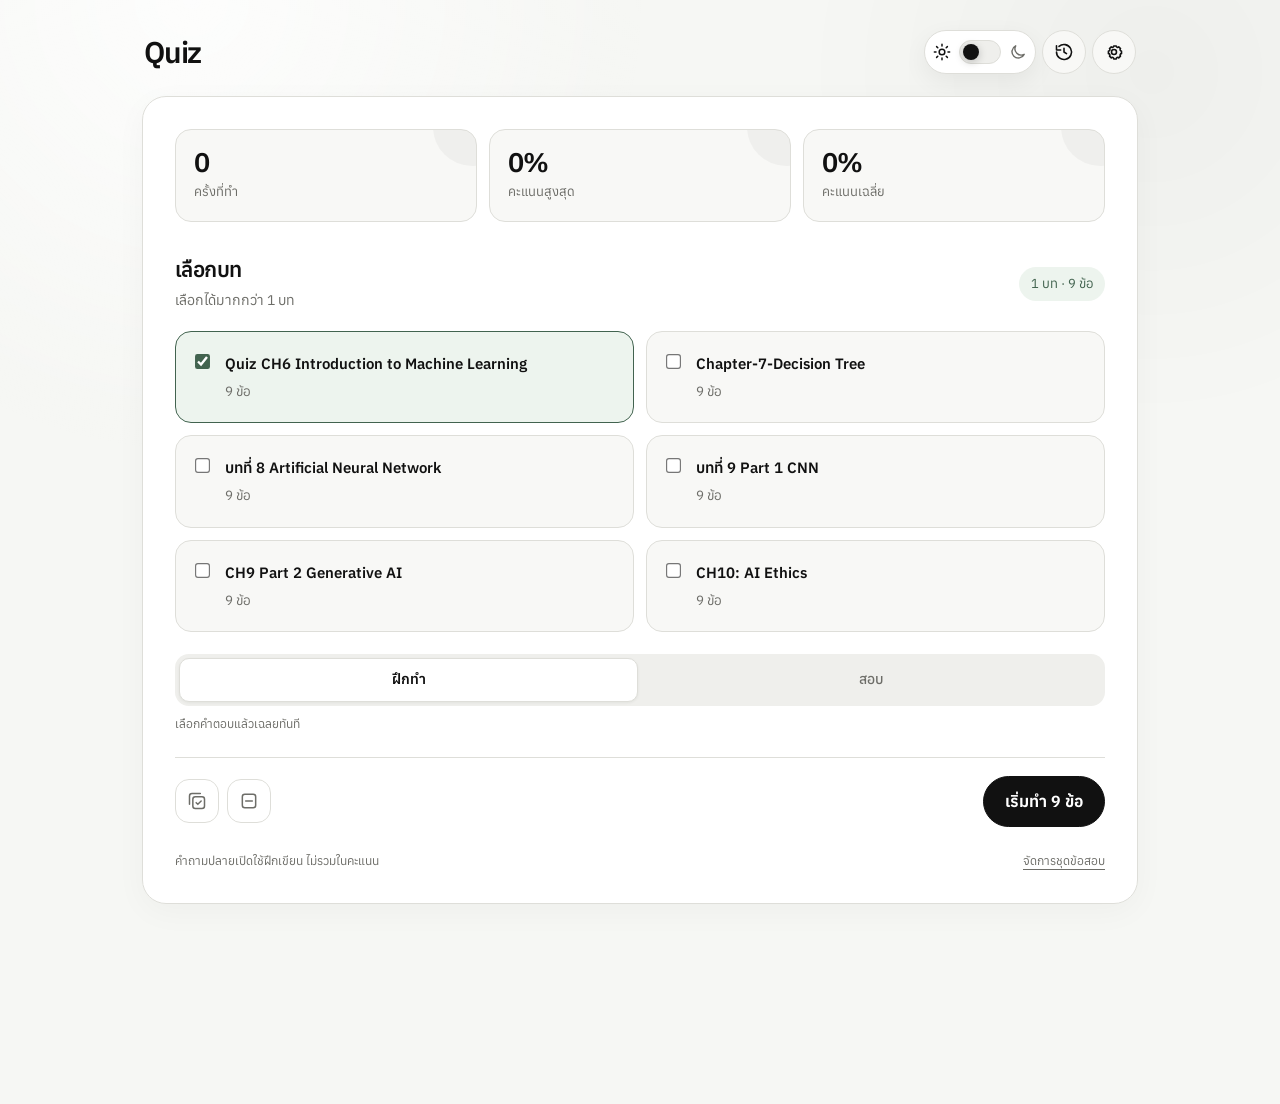
<file: index.html>
<!doctype html>
<html lang="th">
  <head>
    <meta charset="utf-8"/>
    <meta content="width=device-width,initial-scale=1" name="viewport"/>
    <title>
      Quiz
    </title>
    <link href="styles.css" rel="stylesheet"/>
    <link href="learner.css" rel="stylesheet"/>
    <link href="web-dialog.css" rel="stylesheet"/>
  </head>
  <body class="learner-app">
    <div class="wrap">
      <div class="top" id="homeHeader">
        <div class="brand">
          <h1>
            Quiz
          </h1>
        </div>
        <div class="header-actions">
          <button aria-checked="false" aria-label="เปิดดาร์กโหมด" class="theme-toggle" id="themeToggle" role="switch" title="เปลี่ยนธีม" type="button">
            <span aria-hidden="true" class="theme-icon sun">
              <svg fill="none" stroke="currentColor" stroke-linecap="round" stroke-width="1.9" viewbox="0 0 24 24">
                <circle cx="12" cy="12" r="3.6">
                </circle>
                <path d="M12 2.3v2.1M12 19.6v2.1M2.3 12h2.1M19.6 12h2.1M5.15 5.15l1.5 1.5M17.35 17.35l1.5 1.5M18.85 5.15l-1.5 1.5M6.65 17.35l-1.5 1.5">
                </path>
              </svg>
            </span>
            <span aria-hidden="true" class="theme-track">
              <span class="theme-thumb">
              </span>
            </span>
            <span aria-hidden="true" class="theme-icon moon">
              <svg fill="none" stroke="currentColor" stroke-linecap="round" stroke-linejoin="round" stroke-width="1.9" viewbox="0 0 24 24">
                <path d="M20.2 15.1A8.4 8.4 0 0 1 8.9 3.8 8.5 8.5 0 1 0 20.2 15.1Z">
                </path>
              </svg>
            </span>
          </button>
          <button aria-label="ประวัติคะแนน" class="btn icon-btn" id="openStats" title="ประวัติคะแนน" type="button">
            <svg aria-hidden="true" fill="none" stroke="currentColor" stroke-linecap="round" stroke-linejoin="round" stroke-width="1.9" viewbox="0 0 24 24">
              <path d="M3 12a9 9 0 1 0 3-6.7">
              </path>
              <path d="M3 4.5v5h5">
              </path>
              <path d="M12 7.5V12l3 2">
              </path>
            </svg>
          </button>
          <button aria-label="การตั้งค่า Quiz" class="btn icon-btn" id="openSettings" title="การตั้งค่า Quiz" type="button">
            <svg aria-hidden="true" fill="none" stroke="currentColor" stroke-linecap="round" stroke-linejoin="round" stroke-width="1.9" viewbox="0 0 24 24">
              <circle cx="12" cy="12" r="3">
              </circle>
              <path d="M19.4 15a1.7 1.7 0 0 0 .34 1.88l.06.06-2.12 2.12-.06-.06a1.7 1.7 0 0 0-1.88-.34 1.7 1.7 0 0 0-1.03 1.56V20.3h-3v-.08a1.7 1.7 0 0 0-1.03-1.56 1.7 1.7 0 0 0-1.88.34l-.06.06-2.12-2.12.06-.06A1.7 1.7 0 0 0 7 15a1.7 1.7 0 0 0-1.56-1.03H5.3v-3h.14A1.7 1.7 0 0 0 7 9.94a1.7 1.7 0 0 0-.34-1.88L6.6 8l2.12-2.12.06.06a1.7 1.7 0 0 0 1.88.34 1.7 1.7 0 0 0 1.03-1.56V4.7h3v.02a1.7 1.7 0 0 0 1.03 1.56 1.7 1.7 0 0 0 1.88-.34l.06-.06L19.8 8l-.06.06a1.7 1.7 0 0 0-.34 1.88 1.7 1.7 0 0 0 1.56 1.03h.04v3h-.04A1.7 1.7 0 0 0 19.4 15Z">
              </path>
            </svg>
          </button>
        </div>
      </div>
      <section class="panel" id="home">
        <div class="stats">
          <div class="stat">
            <b id="totalAttempts">
              0
            </b>
            ครั้งที่ทำ
          </div>
          <div class="stat">
            <b id="bestScore">
              0%
            </b>
            คะแนนสูงสุด
          </div>
          <div class="stat">
            <b id="avgScore">
              0%
            </b>
            คะแนนเฉลี่ย
          </div>
        </div>
        <div class="resume-card hidden" id="resumeCard"><div><h3>แบบทดสอบที่พักไว้</h3><p id="resumeDetail"></p></div><div class="resume-actions"><button class="btn primary" id="resumeQuiz">ทำต่อ</button><button class="btn ghost" id="discardProgress">ลบชุดที่พักไว้</button></div></div>
        <div class="section-heading"><div><h2>เลือกบท</h2><p>เลือกได้มากกว่า 1 บท</p></div><span class="selection-pill" id="selectionSummary"></span></div>
        <div class="grid" id="chapterGrid">
        </div>
        <div class="study-mode-picker" role="group" aria-label="รูปแบบการทำแบบทดสอบ" aria-describedby="modeHelp"><button class="mode-card" id="practiceMode" type="button" aria-pressed="false">ฝึกทำ</button><button class="mode-card" id="examMode" type="button" aria-pressed="false">สอบ</button></div>
        <p class="mode-help" id="modeHelp">เลือกคำตอบแล้วเฉลยทันที</p>
        <label class="exam-time hidden" id="examTimeWrap"><span>เวลาสอบ</span><select id="examMinutes" aria-describedby="examTimeHelp"><option value="0">ไม่จำกัดเวลา</option><option value="10">10 นาที</option><option value="20">20 นาที</option><option value="30">30 นาที</option><option value="60">60 นาที</option></select></label>
        <p class="mode-help hidden" id="examTimeHelp">ส่งคำตอบอัตโนมัติเมื่อหมดเวลา</p>
        <div class="home-actions">
          <div class="selection-actions">
            <button class="btn ghost selection-icon" id="selectAll" type="button" aria-label="เลือกทุกบท" title="เลือกทุกบท">
              <svg aria-hidden="true" viewBox="0 0 24 24" fill="none" stroke="currentColor" stroke-width="1.8" stroke-linecap="round" stroke-linejoin="round"><rect x="7" y="7" width="14" height="14" rx="3"/><path d="M16 3H6a3 3 0 0 0-3 3v10m8-2 2 2 4-4"/></svg>
            </button>
            <button class="btn ghost selection-icon" id="clearAll" type="button" aria-label="ล้างการเลือกบท" title="ล้างการเลือกบท">
              <svg aria-hidden="true" viewBox="0 0 24 24" fill="none" stroke="currentColor" stroke-width="1.8" stroke-linecap="round"><rect x="4" y="4" width="16" height="16" rx="3"/><path d="M8 12h8"/></svg>
            </button>
          </div>
          <div class="start-actions">
            <button class="btn primary" id="start">
              เริ่มทำ Quiz
            </button>
          </div>
        </div>
        <div class="home-footnote"><span>คำถามปลายเปิดใช้ฝึกเขียน ไม่รวมในคะแนน</span><a href="admin.html">จัดการชุดข้อสอบ</a></div>
      </section>
      <section class="panel quiz-panel hidden" id="quiz">
        <div class="chapter-tabs-wrap hidden" id="chapterTabsWrap">
          <div class="chapter-tabs" id="chapterTabs">
          </div>
        </div>
        <div class="quiz-content">
          <div class="blog-questions hidden" id="blogQuestions"></div>
          <div class="slotWrap">
            <div class="slots" id="slots" role="group" aria-label="เลือกข้อ">
            </div>
          </div>
          <div class="question-card">
            <div class="paged-question-tools"><span id="pagedModeLabel" class="eyebrow"></span><div class="question-icon-actions"><span id="pagedAnswerIcon"></span><button class="bookmark-btn" id="flagCurrent" type="button" aria-pressed="false">ปักหมุด</button></div></div>
            <div class="question-kicker" id="questionKicker">
              คำถาม 01
            </div>
            <img class="qimg hidden" id="qimg"/>
            <div class="qtitle" id="qtitle">
            </div>
            <div class="options" id="options">
            </div>
          </div>
          <div class="quiz-footer">
            <div class="footer-progress-row">
              <div class="bar" role="progressbar" aria-label="ความคืบหน้าการตอบคำถาม" aria-valuemin="0" aria-valuemax="100" aria-valuenow="0"><span id="progressBar"></span></div>
              <button id="remainingCount" class="progress-fraction" type="button" title="ไปข้อที่ยังไม่ตอบ"></button>
              <button id="flaggedCount" class="footer-icon" type="button"><svg viewBox="0 0 24 24" fill="none" stroke="currentColor" stroke-width="1.7" aria-hidden="true"><path d="M6 3h12v18l-6-4-6 4z"/></svg><span id="flaggedNumber">0</span></button>
              <button id="questionMap" class="footer-icon" type="button" aria-label="ดูข้อทั้งหมด" title="ดูข้อทั้งหมด"><svg viewBox="0 0 24 24" fill="none" stroke="currentColor" stroke-width="1.7" aria-hidden="true"><rect x="3" y="3" width="7" height="7" rx="1.5"/><rect x="14" y="3" width="7" height="7" rx="1.5"/><rect x="3" y="14" width="7" height="7" rx="1.5"/><rect x="14" y="14" width="7" height="7" rx="1.5"/></svg></button>
              <span id="sessionClock" class="session-clock hidden" role="timer" aria-label="เวลาที่เหลือ"></span>
            </div>
            <button class="btn ghost quit-btn" id="quit" type="button">
              <svg aria-hidden="true" fill="none" stroke="currentColor" stroke-linecap="round" stroke-linejoin="round" stroke-width="1.9" viewbox="0 0 24 24">
                <path d="M10 5H6a2 2 0 0 0-2 2v10a2 2 0 0 0 2 2h4">
                </path>
                <path d="m15 8 4 4-4 4">
                </path>
                <path d="M19 12H9">
                </path>
              </svg>
              พักไว้ก่อน
            </button>
            <div class="nav-actions">
              <button class="btn nav-btn" id="prev">
                <svg aria-hidden="true" fill="none" stroke="currentColor" stroke-linecap="round" stroke-linejoin="round" stroke-width="2" viewbox="0 0 24 24">
                  <path d="m15 18-6-6 6-6">
                  </path>
                </svg>
                ย้อนกลับ
              </button>
              <button class="btn primary nav-btn" id="next">
                ถัดไป
                <svg aria-hidden="true" fill="none" stroke="currentColor" stroke-linecap="round" stroke-linejoin="round" stroke-width="2" viewbox="0 0 24 24">
                  <path d="m9 18 6-6-6-6">
                  </path>
                </svg>
              </button>
            </div>
            <span id="saveStatus" class="save-status hidden" aria-live="polite"></span>
          </div>
        </div>
      </section>
      <section class="panel result hidden" id="result">
        <h2>
          ผลการทดสอบ
        </h2>
        <div class="score" id="resultScore">
        </div>
        <p id="resultDetail">
        </p>
        <p class="result-notice hidden" id="resultMessage"></p>
        <div id="chapterResults" class="chapter-results"></div>
        <div class="retry-actions"><button class="btn primary" id="retryWrong">ทบทวนข้อผิด</button><button class="btn" id="retryFlagged">ทบทวนข้อที่ปักหมุด</button></div>
        <div class="row result-actions">
          <button class="btn" id="reviewThis">
            ดูเฉลยชุดนี้
          </button>
          <button class="btn primary" id="backHome">
            กลับหน้าเลือกบท
          </button>
        </div>
        <div class="result-review hidden" id="resultReview">
        </div>
      </section>
    </div>
    <div class="modal hidden" id="modal">
      <div class="modalbox" role="dialog" aria-modal="true" aria-labelledby="modalTitle" tabindex="-1">
        <div class="top">
          <h2 id="modalTitle">
            เฉลย
          </h2>
          <button class="btn" id="closeModal">
            ปิด
          </button>
        </div>
        <div id="modalContent">
        </div>
      </div>
    </div>
    <script src="questions-data.js">
    </script>
    <script src="answers-data.js">
    </script>
    <script src="quiz-data-tools.js"></script>
    <script src="learner.js"></script>
    <script src="web-dialog.js"></script>
    <script defer="" src="app.js">
    </script>
  </body>
</html>
</file>
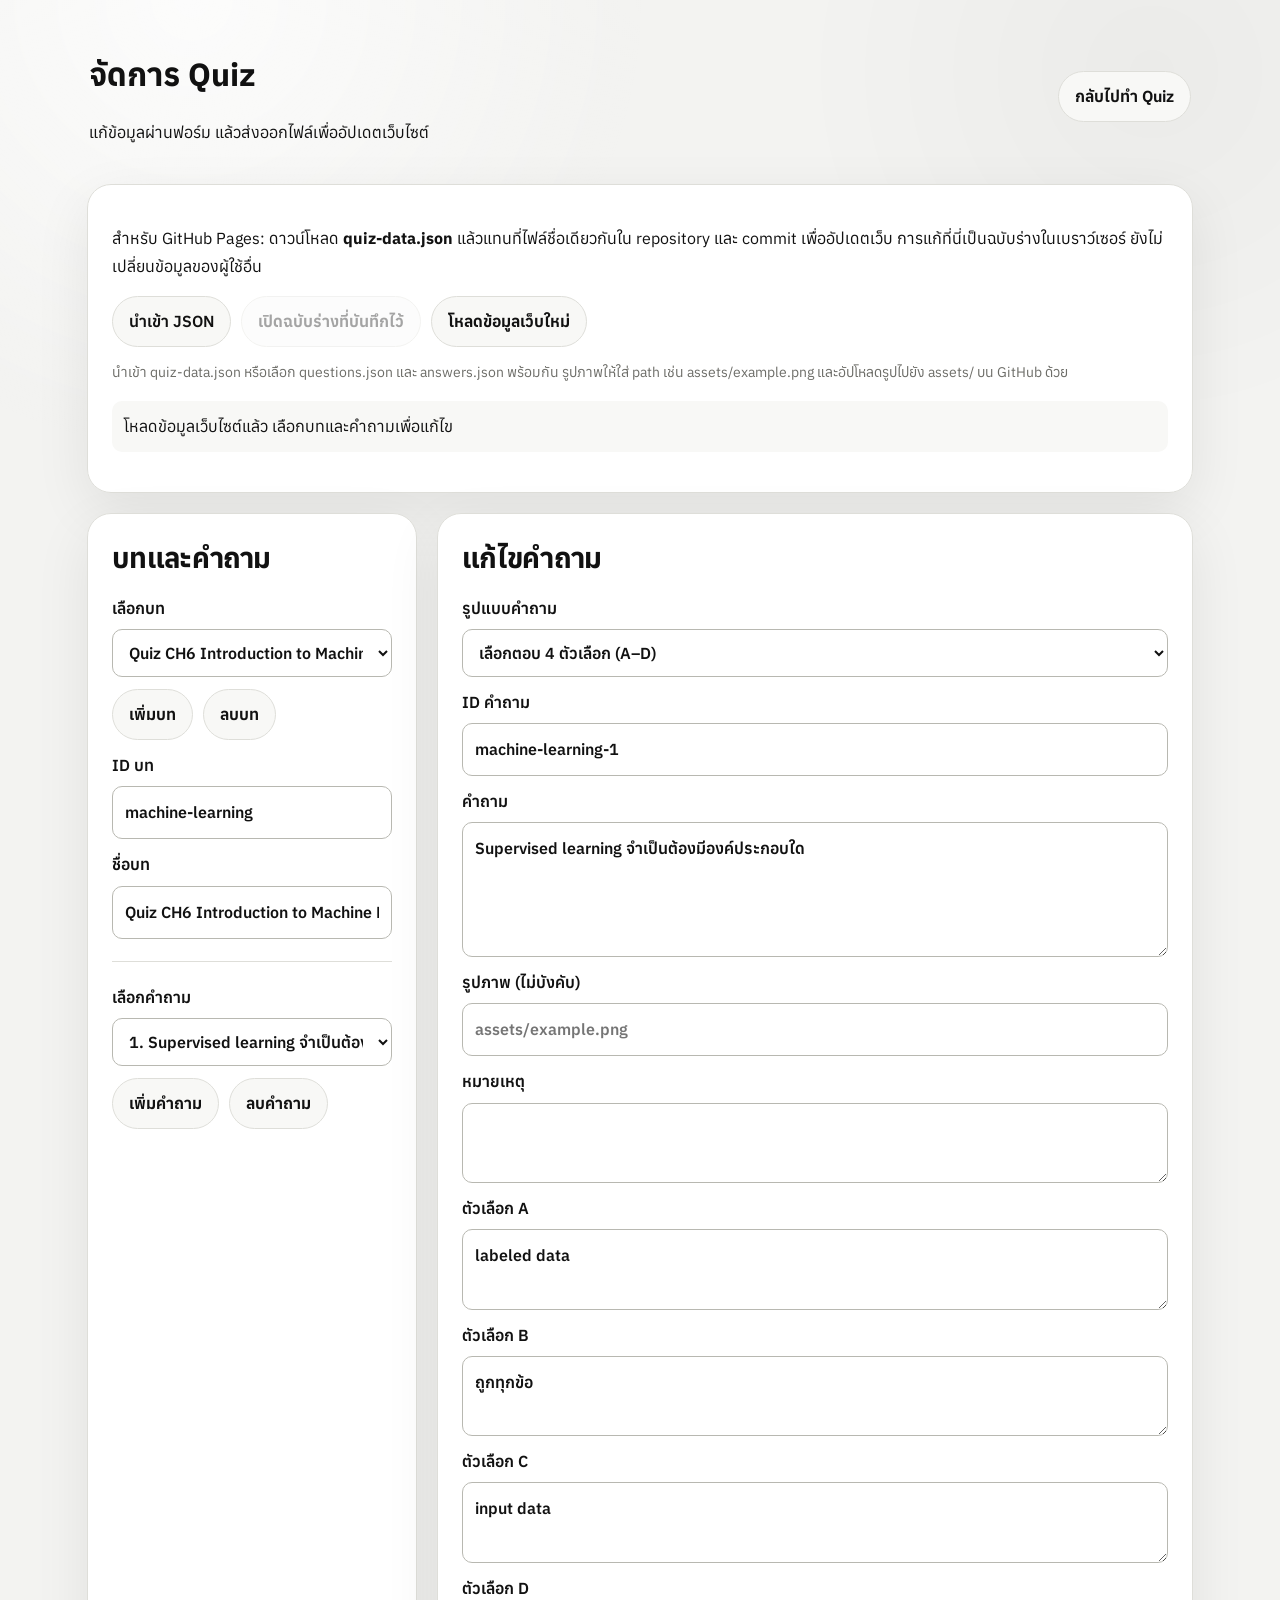
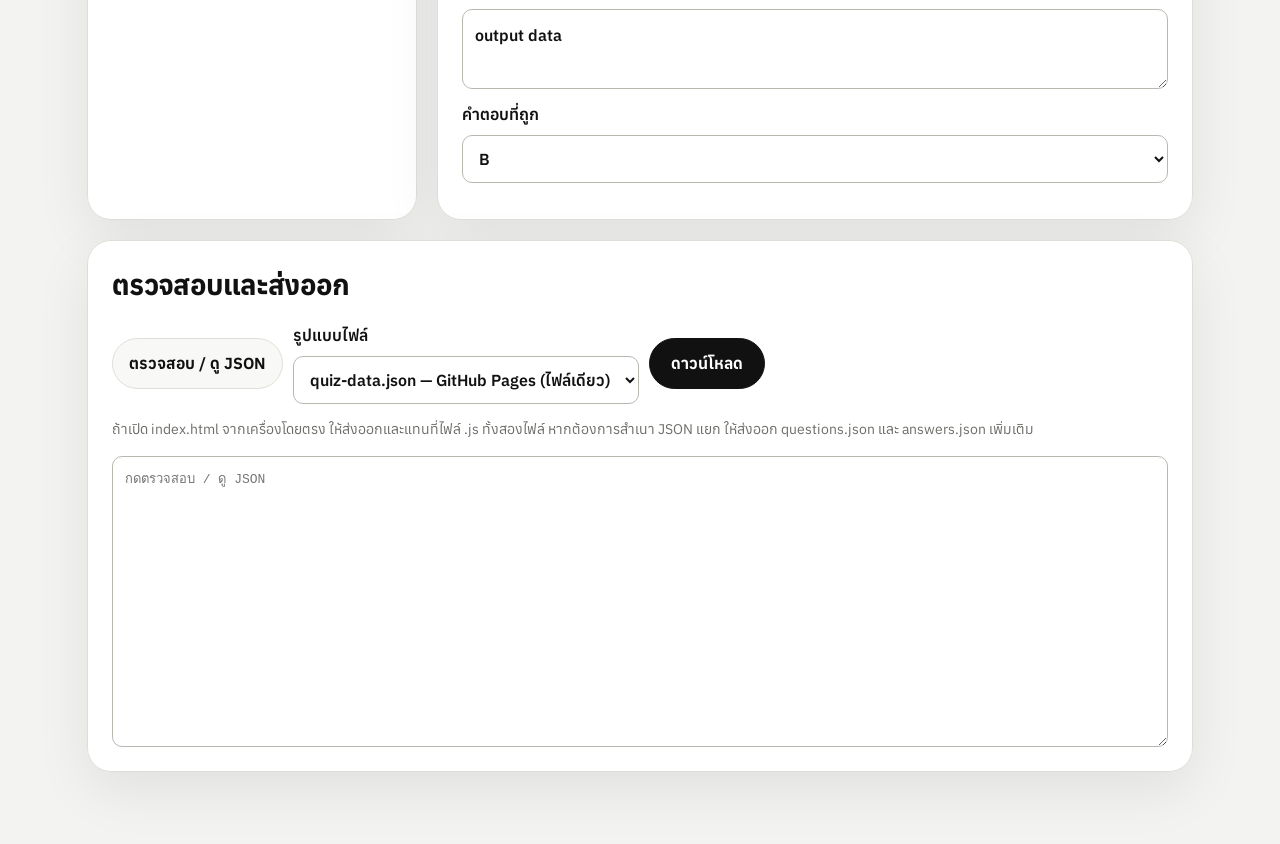
<file: admin.html>
<!doctype html>
<html lang="th">
<head><meta charset="utf-8"><meta name="viewport" content="width=device-width,initial-scale=1"><title>จัดการ Quiz</title><link rel="stylesheet" href="styles.css"><link rel="stylesheet" href="admin.css"><link rel="stylesheet" href="web-dialog.css"></head>
<body><main class="wrap admin-wrap">
  <div class="top"><div><h1>จัดการ Quiz</h1><p>แก้ข้อมูลผ่านฟอร์ม แล้วส่งออกไฟล์เพื่ออัปเดตเว็บไซต์</p></div><a class="btn" href="index.html">กลับไปทำ Quiz</a></div>
  <section class="panel admin-toolbar">
    <p>สำหรับ GitHub Pages: ดาวน์โหลด <b>quiz-data.json</b> แล้วแทนที่ไฟล์ชื่อเดียวกันใน repository และ commit เพื่ออัปเดตเว็บ การแก้ที่นี่เป็นฉบับร่างในเบราว์เซอร์ ยังไม่เปลี่ยนข้อมูลของผู้ใช้อื่น</p>
    <div class="admin-actions"><label class="btn">นำเข้า JSON<input id="importFiles" type="file" accept=".json,application/json" multiple hidden></label><button class="btn" id="restoreDraft" disabled>เปิดฉบับร่างที่บันทึกไว้</button><button class="btn" id="reloadSource">โหลดข้อมูลเว็บใหม่</button></div>
    <p class="admin-help">นำเข้า quiz-data.json หรือเลือก questions.json และ answers.json พร้อมกัน รูปภาพให้ใส่ path เช่น assets/example.png และอัปโหลดรูปไปยัง assets/ บน GitHub ด้วย</p>
    <p id="adminStatus" role="status" aria-live="polite">กำลังโหลด…</p>
  </section>
  <div class="admin-layout">
    <section class="panel"><h2>บทและคำถาม</h2><label>เลือกบท<select id="chapterSelect"></select></label><div class="admin-actions"><button class="btn" id="addChapter">เพิ่มบท</button><button class="btn" id="deleteChapter">ลบบท</button></div><label>ID บท<input id="chapterId" autocomplete="off"></label><label>ชื่อบท<input id="chapterTitle"></label><hr><label>เลือกคำถาม<select id="questionSelect"></select></label><div class="admin-actions"><button class="btn" id="addQuestion">เพิ่มคำถาม</button><button class="btn" id="deleteQuestion">ลบคำถาม</button></div></section>
    <section class="panel"><h2>แก้ไขคำถาม</h2><div id="questionEditor"><label>รูปแบบคำถาม<select id="questionType"><option value="4">เลือกตอบ 4 ตัวเลือก (A–D)</option><option value="5">เลือกตอบ 5 ตัวเลือก (A–E)</option><option value="open">ปลายเปิด (ไม่คิดคะแนน)</option></select></label><label>ID คำถาม<input id="questionId" autocomplete="off"></label><label>คำถาม<textarea id="questionText" rows="4"></textarea></label><label>รูปภาพ (ไม่บังคับ)<input id="questionImage" placeholder="assets/example.png"></label><label>หมายเหตุ<textarea id="questionNote" rows="2"></textarea></label><div id="optionFields"></div><label>คำตอบที่ถูก<select id="correctAnswer"><option value="A">A</option><option value="B">B</option><option value="C">C</option><option value="D">D</option><option value="E">E</option></select></label></div><p id="emptyQuestion" hidden>เพิ่มคำถามเพื่อเริ่มแก้ไข</p></section>
  </div>
  <section class="panel"><h2>ตรวจสอบและส่งออก</h2><div class="admin-actions"><button class="btn" id="previewJson">ตรวจสอบ / ดู JSON</button><label>รูปแบบไฟล์<select id="exportFormat"><option value="quiz-data.json">quiz-data.json — GitHub Pages (ไฟล์เดียว)</option><option value="questions.json">questions.json — ข้อมูลคำถาม</option><option value="answers.json">answers.json — ข้อมูลเฉลย</option><option value="questions-data.js">questions-data.js — เปิดจากไฟล์</option><option value="answers-data.js">answers-data.js — เปิดจากไฟล์</option></select></label><button class="btn primary" id="exportData">ดาวน์โหลด</button></div><p class="admin-help">ถ้าเปิด index.html จากเครื่องโดยตรง ให้ส่งออกและแทนที่ไฟล์ .js ทั้งสองไฟล์ หากต้องการสำเนา JSON แยก ให้ส่งออก questions.json และ answers.json เพิ่มเติม</p><textarea id="jsonPreview" rows="12" readonly aria-label="ตัวอย่าง JSON" placeholder="กดตรวจสอบ / ดู JSON"></textarea></section>
</main><script src="questions-data.js"></script><script src="answers-data.js"></script><script src="quiz-data-tools.js"></script><script src="web-dialog.js"></script><script src="admin.js"></script></body>
</html>
</file>
<file: styles.css>
@font-face {
  font-family: "Anuphan";
  src: url("assets/fonts/Anuphan-Variable.ttf") format("truetype");
  font-style: normal;
  font-weight: 100 700;
  font-display: swap;
}

:root {
  --bg: #f3f3f1;
  --surface: #ffffff;
  --surface-2: #f8f8f6;
  --surface-3: #efefec;
  --text: #111111;
  --muted: #6d6d68;
  --line: #deded9;
  --line-strong: #b8b8b1;
  --inverse: #ffffff;
  --shadow: 0 18px 55px rgba(15,15,15,.08);
  --shadow-soft: 0 8px 24px rgba(15,15,15,.06);
  --good: #247a4b;
  --bad: #b43a32;
  --radius-xl: 24px;
  --radius-lg: 18px;
  --radius-md: 14px;
  --ease: cubic-bezier(.2,.8,.2,1)
}

.open-response-label { display: block; width: 100%; font-weight: 600; }
.open-response { display: block; width: 100%; margin-top: 12px; padding: 14px; border: 1px solid var(--line-strong); border-radius: 12px; color: var(--text); background: var(--surface); font: inherit; resize: vertical; }
.open-response-review { white-space: pre-wrap; overflow-wrap: anywhere; }
.question-note { padding: 12px 16px; border: 1px solid var(--line); border-radius: 12px; color: var(--muted); line-height: 1.6; }

[data-theme="dark"] {
  --bg: #090909;
  --surface: #141414;
  --surface-2: #1b1b1b;
  --surface-3: #242424;
  --text: #f4f4f2;
  --muted: #a5a5a0;
  --line: #30302e;
  --line-strong: #555550;
  --inverse: #0d0d0d;
  --shadow: 0 22px 65px rgba(0,0,0,.46);
  --shadow-soft: 0 10px 30px rgba(0,0,0,.3);
  --good: #63ce91;
  --bad: #ff8078
}

* {
  box-sizing: border-box
}

html {
  color-scheme: light;
  scroll-behavior: smooth
}

html[data-theme="dark"] {
  color-scheme: dark
}

body {
  margin: 0;
  font-family: "Anuphan", "Noto Sans Thai", Tahoma, sans-serif;
  font-size: 16px;
  line-height: 1.7;
  background: var(--bg);
  color: var(--text);
  min-height: 100vh;
  transition: background .28s var(--ease),color .28s var(--ease)
}

body::before {
  content: "";
  position: fixed;
  inset: 0;
  pointer-events: none;
  background: radial-gradient(circle at 15% 0%,rgba(255,255,255,.85),transparent 32%),radial-gradient(circle at 90% 8%,rgba(0,0,0,.035),transparent 28%);
  opacity: .9;
  z-index: -1
}

[data-theme="dark"] body::before {
  background: radial-gradient(circle at 15% 0%,rgba(255,255,255,.045),transparent 28%),radial-gradient(circle at 90% 8%,rgba(255,255,255,.025),transparent 24%)
}

button,input {
  font: inherit
}

.wrap {
  max-width: 1120px;
  margin: auto;
  padding: 28px 22px 52px
}

.top {
  display: flex;
  justify-content: space-between;
  gap: 18px;
  align-items: center;
  margin-bottom: 22px;
  padding: 2px 2px 0
}

.brand h1 {
  margin: 0;
  font-size: clamp(28px,4vw,46px);
  line-height: 1;
  letter-spacing: -.04em
}

.brand p {
  margin: 10px 0 0;
  color: var(--muted);
  font-size: 15px
}

.row {
  display: flex;
  gap: 10px;
  flex-wrap: wrap;
  align-items: center
}

.btn {
  position: relative;
  border: 1px solid var(--line);
  background: var(--surface-2);
  color: var(--text);
  padding: 11px 16px;
  border-radius: 999px;
  cursor: pointer;
  font-weight: 650;
  transition: transform .18s var(--ease),background .18s,border-color .18s,box-shadow .18s
}

.btn:hover {
  transform: translateY(-2px);
  border-color: var(--line-strong);
  box-shadow: var(--shadow-soft)
}

.btn:active {
  transform: translateY(0) scale(.98)
}

.btn:disabled {
  opacity: .38;
  cursor: not-allowed;
  transform: none;
  box-shadow: none
}

.btn.primary {
  background: var(--text);
  color: var(--inverse);
  border-color: var(--text);
  padding-inline: 21px
}

.btn.ghost {
  background: transparent
}

.theme-toggle {
  height: 44px;
  display: inline-flex;
  align-items: center;
  gap: 8px;
  border: 1px solid var(--line);
  background: var(--surface);
  color: var(--text);
  padding: 5px 8px;
  border-radius: 999px;
  cursor: pointer;
  box-shadow: var(--shadow-soft);
  transition: border-color .18s,transform .18s var(--ease),background .25s
}

.theme-toggle:hover {
  transform: translateY(-2px);
  border-color: var(--line-strong)
}

.theme-toggle:active {
  transform: scale(.97)
}

.theme-icon {
  width: 18px;
  height: 18px;
  display: grid;
  place-items: center;
  color: var(--muted);
  transition: color .25s,transform .25s var(--ease)
}

.theme-icon svg {
  width: 18px;
  height: 18px;
  display: block
}

.theme-track {
  width: 42px;
  height: 24px;
  padding: 3px;
  border-radius: 999px;
  background: var(--surface-3);
  border: 1px solid var(--line);
  display: block;
  transition: background .25s,border-color .25s
}

.theme-thumb {
  width: 16px;
  height: 16px;
  border-radius: 50%;
  display: block;
  background: var(--text);
  box-shadow: 0 2px 8px rgba(0,0,0,.22);
  transform: translateX(0);
  transition: transform .3s var(--ease),background .25s
}

.theme-toggle .sun {
  color: var(--text);
  transform: rotate(0) scale(1.05)
}

[data-theme="dark"] .theme-toggle .sun {
  color: var(--muted);
  transform: rotate(-20deg) scale(.9)
}

[data-theme="dark"] .theme-toggle .moon {
  color: var(--text);
  transform: rotate(8deg) scale(1.08)
}

[data-theme="dark"] .theme-thumb {
  transform: translateX(18px)
}

.panel {
  background: color-mix(in srgb,var(--surface) 96%,transparent);
  border: 1px solid var(--line);
  border-radius: var(--radius-xl);
  padding: clamp(20px,3vw,32px);
  box-shadow: var(--shadow);
  backdrop-filter: blur(12px)
}

.stats {
  display: grid;
  grid-template-columns: repeat(3,1fr);
  gap: 12px;
  margin-bottom: 28px
}

.stat {
  position: relative;
  overflow: hidden;
  background: var(--surface-2);
  border: 1px solid var(--line);
  padding: 18px 16px;
  border-radius: var(--radius-lg);
  text-align: left;
  color: var(--muted);
  font-size: 13px
}

.stat::after {
  content: "";
  position: absolute;
  width: 78px;
  height: 78px;
  border-radius: 50%;
  right: -35px;
  top: -42px;
  background: var(--text);
  opacity: .035
}

.stat b {
  font-size: 30px;
  line-height: 1.05;
  display: block;
  color: var(--text);
  letter-spacing: -.03em;
  margin-bottom: 5px
}

.panel h2 {
  margin: 0 0 16px;
  font-size: clamp(21px,3vw,28px);
  letter-spacing: -.025em
}

.grid {
  display: grid;
  grid-template-columns: repeat(auto-fit,minmax(235px,1fr));
  gap: 12px
}

.chapter {
  position: relative;
  display: flex;
  gap: 13px;
  align-items: flex-start;
  padding: 17px;
  border: 1px solid var(--line);
  border-radius: var(--radius-lg);
  background: var(--surface-2);
  cursor: pointer;
  transition: transform .18s var(--ease),border-color .18s,background .18s,box-shadow .18s
}

.chapter:hover {
  transform: translateY(-2px);
  border-color: var(--line-strong);
  box-shadow: var(--shadow-soft)
}

.chapter:has(input:checked) {
  background: var(--text);
  color: var(--inverse);
  border-color: var(--text)
}

.chapter input {
  margin-top: 3px;
  transform: scale(1.15);
  accent-color: currentColor
}

.chapter span {
  line-height: 1.4
}

.chapter small {
  display: block;
  color: var(--muted);
  margin-top: 6px
}

.chapter:has(input:checked) small {
  color: color-mix(in srgb,var(--inverse) 72%,transparent)
}

.settings {
  margin: 22px 0 20px;
  display: flex;
  gap: 10px;
  flex-wrap: wrap
}

.settings label {
  display: flex;
  gap: 8px;
  align-items: center;
  color: var(--muted);
  background: var(--surface-2);
  border: 1px solid var(--line);
  padding: 9px 12px;
  border-radius: 999px;
  cursor: pointer
}

.settings label:has(input:checked) {
  color: var(--text);
  border-color: var(--line-strong)
}

.settings input {
  accent-color: var(--text)
}

.hidden {
  display: none!important
}

.quizhead {
  display: flex;
  justify-content: space-between;
  gap: 12px;
  align-items: center;
  color: var(--muted);
  font-weight: 650
}

.bar {
  height: 8px;
  background: var(--surface-3);
  border-radius: 999px;
  overflow: hidden;
  margin: 14px 0 16px
}

.bar span {
  display: block;
  height: 100%;
  background: var(--text);
  border-radius: inherit;
  transition: width .35s var(--ease)
}

.pill {
  display: inline-flex;
  align-items: center;
  max-width: 58%;
  padding: 6px 10px;
  border-radius: 999px;
  background: var(--surface-2);
  border: 1px solid var(--line);
  font-size: 12px;
  white-space: nowrap;
  overflow: hidden;
  text-overflow: ellipsis;
  color: var(--muted)
}

.slotWrap {
  margin: 13px 0 25px
}

.slotTitle {
  display: flex;
  align-items: center;
  gap: 7px;
  font-size: 13px;
  color: var(--muted);
  margin-bottom: 10px
}

.slotTitle::before {
  content: "";
  width: 6px;
  height: 6px;
  border-radius: 50%;
  background: var(--text);
  opacity: .65
}

.slots {
  display: grid;
  grid-template-columns: repeat(auto-fill,minmax(39px,1fr));
  gap: 7px;
  max-height: 142px;
  overflow: auto;
  padding: 2px
}

.slot {
  height: 39px;
  border: 1px solid var(--line);
  background: var(--surface-2);
  color: var(--muted);
  border-radius: 11px;
  cursor: pointer;
  font-weight: 750;
  transition: transform .15s var(--ease),border-color .15s,background .15s,color .15s
}

.slot:hover {
  transform: translateY(-1px);
  border-color: var(--line-strong);
  color: var(--text)
}

.slot.current {
  background: var(--text);
  color: var(--inverse);
  border-color: var(--text);
  box-shadow: 0 0 0 3px color-mix(in srgb,var(--text) 13%,transparent)
}

.slot.answered:not(.current) {
  color: var(--text);
  background: var(--surface-3)
}

.slot.correct {
  box-shadow: inset 0 -3px 0 var(--good)
}

.slot.wrong {
  box-shadow: inset 0 -3px 0 var(--bad)
}

.qtitle {
  font-size: clamp(21px,3vw,31px);
  font-weight: 760;
  line-height: 1.48;
  letter-spacing: -.018em;
  margin: 10px 0 21px
}

.qimg {
  max-width: 100%;
  max-height: 360px;
  object-fit: contain;
  background: #fff;
  border: 1px solid var(--line);
  border-radius: var(--radius-lg);
  padding: 10px;
  margin: 0 auto 20px;
  display: block;
  box-shadow: var(--shadow-soft)
}

.options {
  display: grid;
  gap: 11px
}

.option {
  position: relative;
  display: grid;
  grid-template-columns: 38px 1fr 24px;
  gap: 12px;
  align-items: center;
  border: 1px solid var(--line);
  background: var(--surface-2);
  padding: 13px 14px;
  border-radius: var(--radius-md);
  cursor: pointer;
  transition: transform .16s var(--ease),border-color .16s,background .16s,box-shadow .16s
}

.option:hover {
  transform: translateY(-1px);
  border-color: var(--line-strong);
  box-shadow: var(--shadow-soft)
}

.option input {
  position: absolute;
  opacity: 0;
  pointer-events: none
}

.optionKey {
  width: 36px;
  height: 36px;
  display: grid;
  place-items: center;
  border-radius: 11px;
  background: var(--surface);
  border: 1px solid var(--line);
  font-weight: 800;
  color: var(--muted);
  transition: background .16s,color .16s,border-color .16s
}

.optionText {
  line-height: 1.48
}

.optionMark {
  width: 19px;
  height: 19px;
  border-radius: 50%;
  border: 1.5px solid var(--line-strong);
  transition: .16s
}

.option.selected {
  border-color: var(--text);
  background: var(--surface)
}

.option.selected .optionKey {
  background: var(--text);
  border-color: var(--text);
  color: var(--inverse)
}

.option.selected .optionMark {
  border: 5px solid var(--text)
}

.option.correct {
  border-color: var(--good);
  background: color-mix(in srgb,var(--good) 9%,var(--surface))
}

.option.correct .optionMark {
  border-color: var(--good);
  background: var(--good);
  box-shadow: inset 0 0 0 4px color-mix(in srgb,var(--surface) 85%,transparent)
}

.option.wrong {
  border-color: var(--bad);
  background: color-mix(in srgb,var(--bad) 8%,var(--surface))
}

.option.wrong .optionMark {
  border-color: var(--bad);
  background: var(--bad)
}

.footer {
  display: flex;
  justify-content: space-between;
  gap: 12px;
  margin-top: 23px;
  padding-top: 18px;
  border-top: 1px solid var(--line)
}

.result {
  text-align: center
}

.score {
  font-size: clamp(64px,12vw,96px);
  font-weight: 850;
  line-height: 1;
  letter-spacing: -.07em;
  margin: 18px
}

.history {
  display: grid;
  gap: 10px
}

.historyItem {
  padding: 15px 16px;
  border: 1px solid var(--line);
  border-radius: var(--radius-md);
  background: var(--surface-2);
  display: flex;
  justify-content: space-between;
  gap: 12px
}

.modal {
  position: fixed;
  inset: 0;
  background: rgba(0,0,0,.64);
  display: flex;
  align-items: center;
  justify-content: center;
  padding: 18px;
  z-index: 20;
  backdrop-filter: blur(8px)
}

.modalbox {
  max-width: 900px;
  width: 100%;
  max-height: 88vh;
  overflow: auto;
  background: var(--surface);
  border: 1px solid var(--line);
  border-radius: var(--radius-xl);
  padding: 22px;
  box-shadow: 0 30px 90px rgba(0,0,0,.35)
}

.modalbox>.top {
  position: sticky;
  top: -22px;
  z-index: 2;
  background: var(--surface);
  padding: 20px 0 14px;
  margin-bottom: 0
}

.reviewItem {
  padding: 19px 0;
  border-bottom: 1px solid var(--line)
}

.reviewItem .ans {
  color: var(--good);
  font-weight: 750
}

.empty {
  color: var(--muted);
  text-align: center;
  padding: 30px
}

@media(max-width:760px) {
  .wrap {
    padding: 18px 14px 36px
  }

  .top {
    align-items: flex-start;
    flex-direction: column
  }

  .top>.row {
    width: 100%
  }

  .top>.row .btn {
    flex: 1
  }

  .theme-toggle {
    margin-left: auto
  }

  .stats {
    grid-template-columns: repeat(3,1fr)
  }

  .stat {
    padding: 14px 11px
  }

  .stat b {
    font-size: 25px
  }

  .panel {
    border-radius: 19px
  }

  .footer {
    flex-direction: column
  }

  .footer>.btn,.footer>.row {
    width: 100%
  }

  .footer .row {
    display: grid;
    grid-template-columns: repeat(2,1fr)
  }

  .footer .row .btn {
    width: 100%
  }

  .footer .row .btn.primary {
    grid-column: span 2
  }

  .pill {
    max-width: 55%
  }

  .slots {
    grid-template-columns: repeat(auto-fill,minmax(37px,1fr));
    max-height: 132px
  }

  .option {
    grid-template-columns: 34px 1fr 20px;
    padding: 12px
  }

  .optionKey {
    width: 32px;
    height: 32px
  }

  .historyItem {
    flex-direction: column
  }

}

@media(max-width:480px) {
  .stats {
    grid-template-columns: 1fr
  }

  .stat {
    display: flex;
    align-items: center;
    justify-content: space-between
  }

  .stat b {
    margin: 0
  }

  .top>.row {
    display: grid;
    grid-template-columns: auto 1fr 1fr
  }

  .theme-toggle {
    margin: 0
  }

  .btn {
    padding: 10px 13px
  }

  .quizhead {
    align-items: flex-start
  }

  .pill {
    max-width: 62%
  }

}

@media(prefers-reduced-motion:reduce) {
  *,*::before,*::after {
    scroll-behavior: auto!important;
    transition: none!important;
    animation: none!important
  }

}

/* ===== Quiz UI v4 ===== */ #quiz.quiz-panel {
  padding: 0;
  overflow: hidden;
  background: var(--surface);
  border-color: color-mix(in srgb,var(--line) 82%,transparent)
}

.quiz-topbar {
  padding: 24px 26px 20px;
  border-bottom: 1px solid var(--line);
  background: linear-gradient(180deg,color-mix(in srgb,var(--surface-2) 78%,var(--surface)),var(--surface))
}

.quiz-meta-row {
  display: flex;
  justify-content: space-between;
  gap: 18px;
  align-items: flex-start
}

.quiz-meta-left {
  min-width: 0;
  display: flex;
  flex-direction: column;
  gap: 7px
}

.quiz-overline {
  display: flex;
  align-items: center;
  gap: 9px;
  color: var(--muted);
  font-size: 12px;
  font-weight: 780;
  letter-spacing: .055em;
  text-transform: uppercase
}

.quiz-overline::before {
  content: "";
  width: 8px;
  height: 8px;
  border-radius: 999px;
  background: var(--text);
  box-shadow: 0 0 0 5px color-mix(in srgb,var(--text) 8%,transparent)
}

.quiz-chapter-title {
  font-size: clamp(18px,2.2vw,24px);
  font-weight: 800;
  letter-spacing: -.025em;
  line-height: 1.25;
  white-space: nowrap;
  overflow: hidden;
  text-overflow: ellipsis;
  max-width: 720px
}

.quiz-progress-box {
  flex: 0 0 auto;
  text-align: right
}

.quiz-progress-box strong {
  display: block;
  font-size: 20px;
  letter-spacing: -.03em
}

.quiz-progress-box span {
  display: block;
  margin-top: 4px;
  color: var(--muted);
  font-size: 12px
}

.quiz-topbar .bar {
  height: 6px;
  margin: 18px 0 0;
  background: var(--surface-3)
}

.quiz-topbar .bar span {
  background: linear-gradient(90deg,var(--text),color-mix(in srgb,var(--text) 68%,var(--muted)))
}

.chapter-tabs-wrap {
  padding: 14px 26px 0;
  background: var(--surface)
}

.chapter-tabs {
  display: flex;
  gap: 8px;
  overflow-x: auto;
  padding: 2px 1px 10px;
  scrollbar-width: thin;
  scroll-snap-type: x proximity
}

.chapter-tab {
  scroll-snap-align: start;
  flex: 0 0 auto;
  display: flex;
  align-items: center;
  gap: 8px;
  max-width: 230px;
  border: 1px solid var(--line);
  background: var(--surface-2);
  color: var(--muted);
  padding: 8px 11px;
  border-radius: 999px;
  cursor: pointer;
  font-size: 12px;
  font-weight: 720;
  transition: .18s var(--ease)
}

.chapter-tab:hover {
  color: var(--text);
  border-color: var(--line-strong);
  transform: translateY(-1px)
}

.chapter-tab.active {
  background: var(--text);
  color: var(--inverse);
  border-color: var(--text)
}

.chapter-tab .chapter-tab-dot {
  width: 7px;
  height: 7px;
  flex: 0 0 auto;
  border-radius: 50%;
  background: currentColor;
  opacity: .35
}

.chapter-tab.partial .chapter-tab-dot {
  opacity: .75
}

.chapter-tab.complete .chapter-tab-dot {
  opacity: 1;
  box-shadow: 0 0 0 3px color-mix(in srgb,currentColor 15%,transparent)
}

.chapter-tab-name {
  white-space: nowrap;
  overflow: hidden;
  text-overflow: ellipsis
}

.chapter-tab-count {
  opacity: .68
}

.quiz-content {
  padding: 0 26px 26px
}

.slotWrap {
  margin: 0 0 18px;
  padding: 15px 16px 14px;
  border: 1px solid var(--line);
  border-radius: 18px;
  background: var(--surface-2)
}

.slotHeader {
  display: flex;
  justify-content: space-between;
  align-items: center;
  gap: 12px;
  margin-bottom: 11px
}

.slotHeading {
  min-width: 0
}

.slotHeading strong {
  display: block;
  font-size: 13px;
  letter-spacing: -.01em
}

.slotHeading span {
  display: block;
  color: var(--muted);
  font-size: 11px;
  margin-top: 3px
}

.answer-count {
  flex: 0 0 auto;
  border: 1px solid var(--line);
  background: var(--surface);
  color: var(--muted);
  padding: 5px 9px;
  border-radius: 999px;
  font-size: 11px;
  font-weight: 750
}

.slots {
  display: flex;
  gap: 8px;
  overflow-x: auto;
  overflow-y: hidden;
  max-height: none;
  padding: 2px 2px 7px;
  scrollbar-width: thin;
  scroll-snap-type: x proximity
}

.slot {
  flex: 0 0 42px;
  width: 42px;
  height: 42px;
  border-radius: 13px;
  scroll-snap-align: center;
  background: var(--surface);
  font-size: 13px;
  box-shadow: none
}

.slot.current {
  box-shadow: 0 0 0 4px color-mix(in srgb,var(--text) 11%,transparent)
}

.slot.answered:not(.current) {
  background: var(--surface-3)
}

.question-card {
  position: relative;
  border: 1px solid var(--line);
  border-radius: 22px;
  background: var(--surface);
  padding: clamp(22px,3vw,32px);
  box-shadow: 0 12px 34px color-mix(in srgb,var(--text) 5%,transparent)
}

.question-kicker {
  display: inline-flex;
  align-items: center;
  gap: 8px;
  margin-bottom: 13px;
  color: var(--muted);
  font-size: 12px;
  font-weight: 800;
  letter-spacing: .065em;
  text-transform: uppercase
}

.question-kicker::after {
  content: "";
  width: 42px;
  height: 1px;
  background: var(--line-strong)
}

.qtitle {
  font-size: clamp(21px,2.7vw,29px);
  font-weight: 780;
  line-height: 1.52;
  letter-spacing: -.022em;
  margin: 0 0 23px;
  max-width: 920px
}

.options {
  gap: 10px
}

.option {
  grid-template-columns: 40px 1fr 22px;
  min-height: 64px;
  padding: 11px 14px;
  border-radius: 15px;
  background: var(--surface-2)
}

.option:hover {
  transform: translateX(3px);
  box-shadow: none
}

.optionKey {
  width: 38px;
  height: 38px;
  border-radius: 12px;
  font-size: 13px
}

.optionText {
  font-size: 15px;
  line-height: 1.55
}

.quiz-footer {
  display: flex;
  justify-content: space-between;
  align-items: center;
  gap: 14px;
  margin-top: 18px;
  padding: 18px 2px 0;
  border-top: 1px solid var(--line)
}

.quiz-footer .nav-actions {
  display: flex;
  gap: 9px;
  align-items: center;
  flex-wrap: wrap;
  justify-content: flex-end
}

.nav-btn {
  display: inline-flex;
  align-items: center;
  justify-content: center;
  gap: 8px;
  min-width: 112px
}

.nav-btn svg {
  width: 17px;
  height: 17px
}

.quiz-hint {
  color: var(--muted);
  font-size: 12px;
  line-height: 1.4
}

#quit {
  padding-inline: 13px
}

@media(max-width:760px) {
  #quiz.quiz-panel {
    border-radius: 18px
  }

  .quiz-topbar {
    padding: 20px 18px 17px
  }

  .quiz-meta-row {
    align-items: flex-start
  }

  .quiz-chapter-title {
    white-space: normal;
    display: -webkit-box;
    -webkit-line-clamp: 2;
    -webkit-box-orient: vertical
  }

  .chapter-tabs-wrap {
    padding: 12px 18px 0
  }

  .quiz-content {
    padding: 0 18px 18px
  }

  .question-card {
    border-radius: 18px;
    padding: 20px 17px
  }

  .slotWrap {
    border-radius: 16px;
    padding: 13px
  }

  .quiz-footer {
    flex-direction: column-reverse;
    align-items: stretch
  }

  .quiz-footer .nav-actions {
    display: grid;
    grid-template-columns: minmax(0, 1fr) minmax(0, 1fr);
    grid-template-areas:
      "prev next"
      "answer answer";
    width: 100%
  }

  .quiz-footer .nav-actions .btn {
    width: 100%;
    min-width: 0
  }

  .quiz-footer .nav-actions #prev {
    grid-area: prev
  }

  .quiz-footer .nav-actions #next {
    grid-area: next
  }

  .quiz-footer .nav-actions #showAnswer {
    grid-area: answer
  }

  #quit {
    align-self: flex-start
  }

}

@media(max-width:480px) {
  .quiz-meta-row {
    gap: 10px
  }

  .quiz-progress-box strong {
    font-size: 17px
  }

  .quiz-progress-box span {
    font-size: 10px
  }

  .quiz-overline {
    font-size: 10px
  }

  .quiz-chapter-title {
    font-size: 18px
  }

  .slot {
    flex-basis: 40px;
    width: 40px;
    height: 40px
  }

  .qtitle {
    font-size: 20px;
    line-height: 1.48
  }

  .option {
    grid-template-columns: 36px 1fr 20px;
    padding: 10px 11px
  }

  .optionKey {
    width: 34px;
    height: 34px
  }

  .optionText {
    font-size: 14px
  }

}

/* ===== Quiz UI v5 interaction polish ===== */ .icon-btn {
  width: 44px;
  height: 44px;
  padding: 0;
  display: inline-grid;
  place-items: center;
  border-radius: 50%
}

.icon-btn svg {
  width: 20px;
  height: 20px
}

.quit-btn {
  display: inline-flex;
  align-items: center;
  gap: 8px
}

.quit-btn svg {
  width: 18px;
  height: 18px
}

.option.checked {
  cursor: default
}

.option.checked:hover {
  transform: none
}

.option.correct {
  border-width: 1.5px
}

.option.wrong {
  border-width: 1.5px
}

.option.correct .optionKey {
  background: var(--good);
  border-color: var(--good);
  color: #fff
}

.option.wrong .optionKey {
  background: var(--bad);
  border-color: var(--bad);
  color: #fff
}

.option.wrong .optionMark {
  box-shadow: inset 0 0 0 4px color-mix(in srgb,var(--surface) 85%,transparent)
}

#next[data-mode="check"] {
  background: var(--text);
  color: var(--inverse);
  border-color: var(--text)
}

#next[data-mode="advance"] {
  background: var(--text);
  color: var(--inverse);
  border-color: var(--text)
}

#next .action-icon {
  width: 17px;
  height: 17px
}

.loading-card {
  grid-column: 1/-1;
  padding: 28px;
  border: 1px dashed var(--line-strong);
  border-radius: var(--radius-lg);
  text-align: center;
  color: var(--muted);
  background: var(--surface-2)
}

.load-error {
  grid-column: 1/-1;
  padding: 22px;
  border: 1px solid var(--bad);
  border-radius: var(--radius-lg);
  background: color-mix(in srgb,var(--bad) 7%,var(--surface));
  line-height: 1.65
}

.load-error b {
  display: block;
  color: var(--text);
  margin-bottom: 4px
}

.load-error code {
  font-family: ui-monospace,SFMono-Regular,Menlo,monospace;
  background: var(--surface-3);
  padding: 2px 6px;
  border-radius: 6px
}

.option:not(.checked).selected:hover {
  border-color: var(--text)
}

@media(max-width:480px) {
  .icon-btn {
    width: 42px;
    height: 42px
  }

  .top>.row {
    grid-template-columns: auto 1fr auto
  }

  .top>.row #openReview {
    min-width: 0
  }

  .quit-btn svg {
    display: none
  }

}

/* v6 header + settings */ .header-actions {
  display: flex;
  align-items: center;
  justify-content: flex-end;
  gap: 9px;
  margin-left: auto;
  flex: 0 0 auto
}

.icon-btn {
  width: 44px!important;
  height: 44px!important;
  min-width: 44px!important;
  max-width: 44px!important;
  flex: 0 0 44px!important;
  aspect-ratio: 1/1;
  padding: 0!important;
  border-radius: 50%!important;
  display: inline-grid!important;
  place-items: center!important;
  line-height: 0;
  overflow: hidden
}

.icon-btn svg {
  width: 20px;
  height: 20px;
  display: block;
  flex: 0 0 auto
}

.home-actions {
  display: flex;
  align-items: center;
  justify-content: space-between;
  gap: 12px;
  flex-wrap: wrap;
  margin-top: 22px
}

.home-actions .selection-actions {
  display: flex;
  gap: 10px;
  flex-wrap: wrap
}

.home-actions .start-actions {
  display: flex;
  align-items: center;
  gap: 12px;
  margin-left: auto
}

.settings-summary {
  display: inline-flex;
  align-items: center;
  gap: 7px;
  color: var(--muted);
  font-size: 13px;
  font-weight: 650;
  padding: 8px 11px;
  border-radius: 999px;
  background: var(--surface-2);
  border: 1px solid var(--line)
}

.settings-summary svg {
  width: 15px;
  height: 15px
}

.settings-panel {
  display: grid;
  gap: 14px;
  padding-top: 4px
}

.setting-card {
  border: 1px solid var(--line);
  background: var(--surface-2);
  border-radius: 18px;
  padding: 17px
}

.setting-card h3 {
  margin: 0 0 5px;
  font-size: 16px
}

.setting-card p {
  margin: 0 0 14px;
  color: var(--muted);
  font-size: 13px;
  line-height: 1.55
}

.segmented {
  display: grid;
  grid-template-columns: 1fr 1fr;
  gap: 8px;
  padding: 5px;
  border: 1px solid var(--line);
  background: var(--surface);
  border-radius: 14px
}

.segmented label {
  position: relative;
  cursor: pointer
}

.segmented input {
  position: absolute;
  opacity: 0;
  pointer-events: none
}

.segmented span {
  min-height: 43px;
  display: flex;
  align-items: center;
  justify-content: center;
  padding: 9px 12px;
  border-radius: 10px;
  color: var(--muted);
  font-weight: 750;
  transition: .18s var(--ease);
  text-align: center
}

.segmented input:checked+span {
  background: var(--text);
  color: var(--inverse);
  box-shadow: var(--shadow-soft)
}

.switch-row {
  display: flex;
  align-items: center;
  justify-content: space-between;
  gap: 16px;
  cursor: pointer
}

.switch-copy {
  min-width: 0
}

.switch-copy b {
  display: block
}

.switch-copy small {
  display: block;
  color: var(--muted);
  margin-top: 4px;
  line-height: 1.45
}

.switch-control {
  position: relative;
  flex: 0 0 auto;
  width: 48px;
  height: 28px
}

.switch-control input {
  position: absolute;
  opacity: 0;
  pointer-events: none
}

.switch-ui {
  display: block;
  width: 48px;
  height: 28px;
  padding: 3px;
  border-radius: 999px;
  border: 1px solid var(--line-strong);
  background: var(--surface-3);
  transition: .2s var(--ease)
}

.switch-ui::after {
  content: "";
  display: block;
  width: 20px;
  height: 20px;
  border-radius: 50%;
  background: var(--surface);
  border: 1px solid var(--line);
  box-shadow: 0 2px 7px rgba(0,0,0,.18);
  transition: transform .22s var(--ease),background .2s
}

.switch-control input:checked+.switch-ui {
  background: var(--text);
  border-color: var(--text)
}

.switch-control input:checked+.switch-ui::after {
  transform: translateX(20px);
  background: var(--inverse);
  border-color: transparent
}

.settings-actions {
  display: flex;
  justify-content: flex-end;
  gap: 10px;
  padding-top: 3px
}

@media(max-width:760px) {
  .top {
    flex-direction: row;
    flex-wrap: wrap;
    align-items: flex-start
  }

  .brand {
    flex: 1 1 260px
  }

  .header-actions {
    margin-left: auto
  }

  .top>.header-actions {
    width: auto
  }

  .theme-toggle {
    margin-left: 0
  }

  .home-actions {
    align-items: stretch
  }

  .home-actions .selection-actions {
    width: 100%
  }

  .home-actions .selection-actions .btn {
    flex: 1
  }

  .home-actions .start-actions {
    width: 100%;
    margin-left: 0;
    justify-content: space-between
  }

  .home-actions .start-actions .btn {
    flex: 1
  }

}

@media(max-width:480px) {
  .header-actions {
    width: 100%;
    justify-content: flex-end
  }

  .theme-toggle {
    height: 42px
  }

  .icon-btn {
    width: 42px!important;
    height: 42px!important;
    min-width: 42px!important;
    max-width: 42px!important;
    flex-basis: 42px!important
  }

  .settings-summary {
    max-width: 52%;
    white-space: nowrap;
    overflow: hidden;
    text-overflow: ellipsis
  }

  .segmented {
    grid-template-columns: 1fr
  }

}

/* v7 answer timing + full review */ .result-actions {
  justify-content: center
}

.result-review {
  margin-top: 28px;
  text-align: left;
  border-top: 1px solid var(--line);
  padding-top: 24px
}

.result-review-head {
  display: flex;
  align-items: end;
  justify-content: space-between;
  gap: 12px;
  margin-bottom: 14px
}

.result-review-head span {
  font-size: clamp(20px,3vw,27px);
  font-weight: 800;
  letter-spacing: -.02em
}

.result-review-head small {
  color: var(--muted);
  font-weight: 700
}

.result-review-list {
  display: grid;
  gap: 14px
}

.reviewItem {
  padding: 20px;
  border: 1px solid var(--line);
  border-radius: var(--radius-lg);
  background: var(--surface-2);
  text-align: left
}

.reviewItem h3 {
  font-size: 18px;
  line-height: 1.55;
  margin: 14px 0
}

.review-item-top {
  display: flex;
  justify-content: space-between;
  align-items: center;
  gap: 10px
}

.review-status {
  flex: 0 0 auto;
  font-size: 12px;
  font-weight: 800;
  padding: 6px 9px;
  border-radius: 999px;
  border: 1px solid var(--line);
  background: var(--surface)
}

.review-status.correct {
  color: var(--good);
  border-color: color-mix(in srgb,var(--good) 55%,var(--line));
  background: color-mix(in srgb,var(--good) 8%,var(--surface))
}

.review-status.wrong {
  color: var(--bad);
  border-color: color-mix(in srgb,var(--bad) 55%,var(--line));
  background: color-mix(in srgb,var(--bad) 8%,var(--surface))
}

.review-status.unanswered {
  color: var(--muted)
}

.review-options {
  display: grid;
  gap: 8px
}

.review-option {
  display: grid;
  grid-template-columns: 32px minmax(0,1fr) auto;
  align-items: center;
  gap: 10px;
  padding: 10px 12px;
  border: 1px solid var(--line);
  border-radius: 12px;
  background: var(--surface)
}

.review-option-key {
  width: 30px;
  height: 30px;
  display: grid;
  place-items: center;
  border-radius: 9px;
  border: 1px solid var(--line);
  font-weight: 850;
  color: var(--muted);
  background: var(--surface-2)
}

.review-option-text {
  line-height: 1.45
}

.review-option small {
  color: var(--muted);
  font-size: 11px;
  font-weight: 750;
  white-space: nowrap
}

.review-option.correct {
  border-color: var(--good);
  background: color-mix(in srgb,var(--good) 8%,var(--surface))
}

.review-option.correct .review-option-key {
  color: #fff;
  background: var(--good);
  border-color: var(--good)
}

.review-option.correct small {
  color: var(--good)
}

.review-option.wrong {
  border-color: var(--bad);
  background: color-mix(in srgb,var(--bad) 8%,var(--surface))
}

.review-option.wrong .review-option-key {
  color: #fff;
  background: var(--bad);
  border-color: var(--bad)
}

.review-option.wrong small {
  color: var(--bad)
}

@media(max-width:560px) {
  .reviewItem {
    padding: 15px
  }

  .review-option {
    grid-template-columns: 30px minmax(0,1fr)
  }

  .review-option small {
    grid-column: 2;
    white-space: normal
  }

  .review-item-top {
    align-items: flex-start
  }

  .reviewItem .pill {
    max-width: 72%
  }

}

/* v8 detailed history */ .history {
  display: grid;
  gap: 12px
}

.historyItem {
  appearance: none;
  width: 100%;
  font: inherit;
  color: var(--text);
  text-align: left;
  display: grid;
  grid-template-columns: 76px minmax(0,1fr) auto 22px;
  align-items: center;
  gap: 14px;
  padding: 14px;
  border: 1px solid var(--line);
  border-radius: 16px;
  background: var(--surface-2);
  transition: border-color .18s var(--ease),background .18s var(--ease),transform .18s var(--ease)
}

.historyItem.has-detail {
  cursor: pointer
}

.historyItem.has-detail:hover {
  border-color: var(--text);
  background: var(--surface-3);
  transform: translateY(-1px)
}

.historyItem:disabled {
  opacity: .68;
  cursor: default
}

.history-score {
  display: grid;
  justify-items: center;
  gap: 2px;
  padding: 9px 8px;
  border: 1px solid var(--line);
  border-radius: 13px;
  background: var(--surface)
}

.history-score b {
  font-size: 22px;
  letter-spacing: -.04em
}

.history-score small,.history-copy small {
  color: var(--muted);
  font-size: 12px
}

.history-copy {
  display: grid;
  gap: 4px;
  min-width: 0
}

.history-copy b {
  overflow: hidden;
  text-overflow: ellipsis;
  white-space: nowrap
}

.history-date {
  font-size: 12px;
  color: var(--muted);
  white-space: nowrap
}

.history-chevron {
  width: 20px;
  height: 20px;
  color: var(--muted)
}

.history-detail-summary {
  display: grid;
  grid-template-columns: repeat(3,1fr);
  gap: 10px;
  margin: 4px 0 20px
}

.history-detail-summary>div {
  display: grid;
  gap: 4px;
  padding: 14px;
  border: 1px solid var(--line);
  border-radius: 14px;
  background: var(--surface-2)
}

.history-detail-summary b {
  font-size: 20px
}

.history-detail-summary span {
  font-size: 12px;
  color: var(--muted)
}

@media(max-width:680px) {
  .historyItem {
    grid-template-columns: 66px minmax(0,1fr) 20px
  }

  .history-date {
    grid-column: 2;
    font-size: 11px
  }

  .history-chevron {
    grid-column: 3;
    grid-row: 1/3
  }

  .history-detail-summary {
    grid-template-columns: 1fr
  }

  .history-copy b {
    white-space: normal
  }

}


/* ===== v11: display modes and auto advance ===== */
.display-mode-segmented span {
  min-height: 72px;
  flex-direction: column;
  gap: 3px;
  line-height: 1.25;
}

.display-mode-segmented span b {
  display: block;
  font-size: 14px;
}

.display-mode-segmented span small {
  display: block;
  max-width: 210px;
  font-size: 11px;
  font-weight: 560;
  line-height: 1.35;
  opacity: .72;
}

.blog-questions {
  display: grid;
  gap: 18px;
  padding-top: 18px;
}

.blog-chapter-divider {
  scroll-margin-top: 22px;
  padding: 18px 4px 2px;
}

.blog-chapter-divider span {
  display: inline-flex;
  align-items: center;
  min-height: 28px;
  padding: 5px 10px;
  border: 1px solid var(--line);
  border-radius: 999px;
  background: var(--surface-2);
  color: var(--muted);
  font-size: 11px;
  font-weight: 780;
}

.blog-chapter-divider h2 {
  margin: 9px 0 0;
  font-size: clamp(20px, 2.6vw, 28px);
  letter-spacing: -.025em;
}

.blog-question-card {
  scroll-margin-top: 18px;
  border: 1px solid var(--line);
  border-radius: 22px;
  background: var(--surface);
  padding: clamp(21px, 3vw, 30px);
  box-shadow: 0 12px 34px color-mix(in srgb, var(--text) 5%, transparent);
}

.blog-question-head {
  display: flex;
  align-items: center;
  justify-content: space-between;
  gap: 12px;
  margin-bottom: 4px;
}

.blog-question-head .question-kicker {
  margin-bottom: 0;
}

.blog-question-source {
  margin: 7px 0 14px;
  color: var(--muted);
  font-size: 12px;
  font-weight: 650;
}

.blog-question-title {
  max-width: 930px;
  margin: 0 0 21px;
  font-size: clamp(19px, 2.25vw, 25px);
  line-height: 1.52;
  letter-spacing: -.018em;
}

.blog-answer-status {
  flex: 0 0 auto;
  padding: 5px 9px;
  border: 1px solid var(--line);
  border-radius: 999px;
  background: var(--surface-2);
  color: var(--muted);
  font-size: 11px;
  font-weight: 760;
}

.blog-answer-status.answered {
  color: var(--text);
  border-color: var(--line-strong);
}

.blog-answer-status.correct {
  color: var(--good);
  border-color: color-mix(in srgb, var(--good) 50%, var(--line));
  background: color-mix(in srgb, var(--good) 8%, var(--surface));
}

.blog-answer-status.wrong {
  color: var(--bad);
  border-color: color-mix(in srgb, var(--bad) 50%, var(--line));
  background: color-mix(in srgb, var(--bad) 8%, var(--surface));
}

.blog-options {
  margin-top: 0;
}

.blog-card-actions {
  display: flex;
  justify-content: flex-end;
  gap: 9px;
  margin-top: 15px;
  padding-top: 15px;
  border-top: 1px solid var(--line);
}

#quiz.blog-mode .quiz-footer {
  margin-top: 24px;
}

#quiz.blog-mode .quiz-footer .nav-actions #prev,
#quiz.blog-mode .quiz-footer .nav-actions #showAnswer {
  display: none;
}

#quiz.blog-mode .quiz-footer .nav-actions {
  display: flex;
  width: auto;
}

#quiz.blog-mode .quiz-footer .nav-actions #next {
  min-width: 160px;
}

@media(max-width:760px) {
  .blog-questions {
    gap: 14px;
    padding-top: 14px;
  }

  .blog-question-card {
    border-radius: 18px;
    padding: 19px 16px;
  }

  .blog-question-head {
    align-items: flex-start;
  }

  .blog-question-title {
    font-size: 19px;
  }

  .blog-card-actions {
    display: grid;
    grid-template-columns: 1fr 1fr;
  }

  #quiz.blog-mode .quiz-footer {
    flex-direction: column-reverse;
  }

  #quiz.blog-mode .quiz-footer .nav-actions,
  #quiz.blog-mode .quiz-footer .nav-actions #next {
    width: 100%;
  }
}

@media(max-width:480px) {
  .display-mode-segmented span {
    min-height: 64px;
  }

  .blog-answer-status {
    max-width: 42%;
    white-space: nowrap;
    overflow: hidden;
    text-overflow: ellipsis;
  }

  .blog-card-actions {
    grid-template-columns: 1fr;
  }
}

#blogQuestions.hidden {
  display: none;
}


/* ===== v12: cleaner title, blog default, responsive result review ===== */
.brand {
  min-width: 0;
}

.result,
.result-review,
.result-review-list,
.reviewItem,
.review-options,
.review-option,
.review-option-text,
#modalContent {
  min-width: 0;
  max-width: 100%;
}

.result {
  overflow: hidden;
}

.result-review,
.result-review-list,
.reviewItem,
.review-options {
  width: 100%;
}

.reviewItem,
.reviewItem h3,
.review-option-text,
.reviewItem .pill {
  overflow-wrap: anywhere;
  word-break: break-word;
}

.review-option {
  width: 100%;
  grid-template-columns: 32px minmax(0, 1fr) minmax(0, auto);
}

.review-option-text {
  white-space: normal;
}

.review-option small {
  max-width: 150px;
  text-align: right;
  white-space: normal;
  overflow-wrap: anywhere;
}

.result-review .qimg,
.modalbox .qimg {
  width: auto;
  max-width: 100%;
  height: auto;
}

@media (max-width: 560px) {
  .result {
    padding-inline: 14px;
  }

  .result-review {
    margin-inline: 0;
  }

  .reviewItem {
    width: 100%;
    padding: 14px;
  }

  .review-option {
    width: 100%;
    grid-template-columns: 30px minmax(0, 1fr);
    gap: 8px;
    padding: 10px;
  }

  .review-option small {
    grid-column: 2;
    max-width: none;
    text-align: left;
  }

  .reviewItem h3 {
    font-size: 16px;
  }
}

/* Thai reading typography: keep natural character spacing and room for tone marks. */
h1, h2, h3, .qtitle, .quiz-chapter-title, .blog-chapter-divider h2,
.history-score b, .chapter-tab-name, .question-kicker, .quiz-overline {
  letter-spacing: normal;
}

h1, h2, h3, .quiz-chapter-title, .blog-chapter-divider h2 {
  line-height: 1.45;
}

.qtitle, .blog-question-title, .reviewItem h3 {
  font-weight: 600;
  line-height: 1.65;
}

.optionText, .review-option-text {
  font-size: 17px;
  line-height: 1.75;
}

.chapter small, .settings-summary, .chapter-tab-name, .chapter-tab-count,
.blog-question-source, .blog-answer-status, .question-note {
  line-height: 1.6;
}

@media (max-width: 560px) {
  .optionText, .review-option-text { font-size: 16px; }
  .reviewItem h3 { font-size: 18px; }
}
</file>
<file: learner.css>
.learner-app { --accent: #42634f; --accent-soft: #edf4ee; background: #f6f7f4; }
html:has(.learner-app) { scroll-padding-top: 16px; scroll-padding-bottom: 200px; }
.learner-app .blog-card-actions button { scroll-margin-bottom: 160px; }
[data-theme="dark"] .learner-app { --accent: #a6cfad; --accent-soft: #202e24; background: var(--bg); }
.learner-app .wrap { max-width: 1040px; padding-bottom: 200px; }
.learner-app .brand h1 { font-size: 30px; font-weight: 600; }
.learner-app #homeHeader { flex-direction: row; flex-wrap: nowrap; align-items: center; gap: 10px; }
.learner-app #homeHeader .brand { flex: 0 0 auto; }
.learner-app #homeHeader .header-actions { width: auto; flex-wrap: nowrap; margin-left: auto; gap: 6px; }
.learner-app .panel { border-radius: 24px; box-shadow: 0 8px 32px rgba(20,35,25,.035); }
.learner-app #home { padding: 32px; }
.learner-app .eyebrow { color: var(--accent); font-size: 12px; font-weight: 600; }
.learner-app .section-heading p { color: var(--muted); margin: 0; font-size: 14px; }
.learner-app .stats { margin-bottom: 32px; gap: 12px; }
.learner-app .stat { padding: 18px; border-radius: 16px; background: var(--surface-2); box-shadow: none; }
.learner-app .stat b { font-size: 27px; font-weight: 600; }
.section-heading { display: flex; align-items: center; justify-content: space-between; gap: 14px; margin: 26px 0 18px; }
.learner-app .section-heading h2 { font-size: 21px; margin: 0 0 4px; font-weight: 600; }
.selection-pill { flex-shrink: 0; padding: 6px 12px; background: var(--accent-soft); color: var(--accent); border-radius: 999px; font-size: 13px; }
.learner-app #chapterGrid { grid-template-columns: repeat(2, minmax(0, 1fr)); gap: 12px; }
.learner-app .chapter { border-radius: 16px; padding: 20px 16px; box-shadow: none; min-width: 0; }
.learner-app .chapter:has(input:checked) { border-color: var(--accent); background: var(--accent-soft); color: var(--text); }
.learner-app .chapter:has(input:checked) small { color: var(--muted); }
.learner-app .chapter b { font-size: 15px; font-weight: 600; line-height: 1.55; }
.learner-app .chapter input { accent-color: var(--accent); }
.study-mode-picker { display: grid; grid-template-columns: repeat(2, minmax(0, 1fr)); gap: 4px; margin-top: 22px; padding: 4px; border-radius: 14px; background: var(--surface-3); }
.mode-card { min-height: 44px; padding: 8px 12px; border: 1px solid transparent; border-radius: 10px; background: transparent; color: var(--muted); cursor: pointer; font-size: 14px; font-weight: 500; }
.mode-card[aria-pressed="true"] { background: var(--surface); color: var(--text); border-color: var(--line); box-shadow: 0 1px 3px rgba(20,35,25,.06); font-weight: 600; }
.mode-help { color: var(--muted); font-size: 12px; margin: 8px 0 0; }
.exam-time { display: flex; align-items: center; justify-content: space-between; gap: 12px; font-size: 13px; margin-top: 14px; }
.exam-time select { min-height: 44px; max-width: 65%; font: inherit; color: var(--text); background: var(--surface); padding: 8px 12px; border: 1px solid var(--line); border-radius: 10px; }
.exam-time span { color: var(--text); }
.learner-app .home-actions { margin-top: 22px; padding-top: 18px; border-top: 1px solid var(--line); flex-wrap: nowrap; align-items: center; gap: 12px; }
.learner-app .home-actions .selection-actions { width: auto; flex-wrap: nowrap; gap: 8px; flex-shrink: 0; }
.learner-app .home-actions .selection-icon { display: inline-flex; justify-content: center; align-items: center; flex: 0 0 44px; width: 44px; height: 44px; padding: 0; border-radius: 14px; color: var(--muted); }
.selection-icon svg { width: 20px; height: 20px; }
.learner-app .home-actions .start-actions { width: auto; flex: 1; min-width: 0; margin-left: 0; justify-content: flex-end; }
.learner-app .home-actions #start { min-height: 44px; white-space: nowrap; }
.home-footnote { display: flex; justify-content: space-between; flex-wrap: wrap; gap: 10px; margin-top: 24px; color: var(--muted); font-size: 12px; }
.home-footnote a { color: var(--muted); text-underline-offset: 4px; }
.resume-card { display: flex; align-items: center; justify-content: space-between; gap: 20px; padding: 22px; background: var(--accent-soft); border: 1px solid color-mix(in srgb, var(--accent) 25%, var(--line)); border-radius: 18px; }
.resume-card h3 { margin: 6px 0; font-size: 18px; font-weight: 600; }
.resume-card p { font-size: 13px; color: var(--muted); margin: 0; }
.resume-actions { display: flex; flex-direction: column; gap: 6px; flex-shrink: 0; }
.learner-app #quiz { overflow: visible; border: 0; background: transparent; box-shadow: none; backdrop-filter: none; filter: none; transform: none; }
.learner-app .quiz-topbar { position: sticky; top: 10px; z-index: 30; padding: 22px 24px 16px; background: var(--surface); border: 1px solid var(--line); border-radius: 20px; box-shadow: 0 8px 24px rgba(20,35,25,.04); }
.learner-app .quiz-chapter-title { font-size: 20px; font-weight: 600; }
.learner-app .quiz-topbar .bar { margin-top: 14px; height: 5px; }
.learner-app .quiz-topbar .bar span { background: var(--accent); }
.session-toolbar { display: flex; align-items: center; flex-wrap: wrap; gap: 8px; margin-top: 13px; }
.progress-chip { border: 1px solid var(--line); border-radius: 999px; padding: 5px 10px; font-size: 12px; font-weight: 400; background: var(--surface-2); color: var(--text); }
button.progress-chip { cursor: pointer; }
button.progress-chip:hover { border-color: var(--accent); }
button.progress-chip:disabled { opacity: .55; cursor: default; }
.text-action { padding: 5px 4px; font-size: 12px; border: 0; background: transparent; color: var(--accent); cursor: pointer; margin-left: auto; }
.session-clock { padding: 4px 9px; border-radius: 8px; font-size: 14px; font-variant-numeric: tabular-nums; background: var(--accent-soft); color: var(--accent); }
.session-clock.time-low { color: var(--bad); }
.learner-app .quiz-content { padding: 0; }
.learner-app .chapter-tabs-wrap { background: transparent; padding: 16px 0 0; }
.learner-app .chapter-tab { background: var(--surface); max-width: 280px; }
.learner-app .chapter-tab.active { background: var(--accent-soft); color: var(--accent); border-color: var(--accent); }
.learner-app .blog-question-card, .learner-app .question-card { background: var(--surface); border: 1px solid var(--line); border-radius: 20px; padding: 26px; box-shadow: none; }
.learner-app .blog-question-card { scroll-margin-top: 16px; }
.learner-app .blog-question-title, .learner-app .qtitle { font-size: clamp(20px, 2.2vw, 25px); font-weight: 600; margin-top: 14px; }
.blog-head-actions { display: flex; align-items: center; gap: 9px; min-width: 0; }
.learner-app .blog-answer-status { max-width: none; flex-shrink: 0; }
.bookmark-btn { display: inline-flex; align-items: center; justify-content: center; width: 40px; height: 40px; border: 1px solid var(--line); background: transparent; color: var(--muted); padding: 0; border-radius: 12px; cursor: pointer; flex-shrink: 0; }
.bookmark-btn svg { width: 18px; height: 18px; }
.bookmark-btn.is-bookmarked { color: var(--accent); background: var(--accent-soft); border-color: var(--accent); }
.question-icon-actions { display: flex; align-items: center; gap: 6px; }
.question-icon-actions #pagedAnswerIcon { display: flex; }
.answer-icon { display: inline-flex; align-items: center; justify-content: center; width: 40px; height: 40px; padding: 0; border: 0; border-radius: 12px; background: transparent; color: var(--accent); cursor: pointer; flex-shrink: 0; }
.answer-icon svg { width: 20px; height: 20px; }
.answer-icon:hover:not(:disabled) { background: var(--accent-soft); }
.answer-icon.is-visible { background: var(--accent-soft); }
.answer-icon:disabled { opacity: .3; cursor: default; }
.paged-question-tools { display: flex; justify-content: space-between; align-items: center; margin-bottom: 16px; }
.learner-app .option { border-radius: 14px; padding: 15px; transition: border-color .16s, background .16s; }
.learner-app .option.selected { border-color: var(--accent); background: var(--accent-soft); }
.learner-app .option.checked.correct { border-color: var(--good); background: color-mix(in srgb, var(--good) 9%, var(--surface)); }
.learner-app .option.checked.wrong { border-color: var(--bad); background: color-mix(in srgb, var(--bad) 9%, var(--surface)); }
.learner-app #modal { z-index: 100; }
.learner-app .slotWrap { background: var(--surface); margin-top: 16px; }
.learner-app #quiz:not(.blog-mode) .slotWrap { position: fixed; top: 6px; left: 50%; transform: translateX(-50%); width: min(960px, calc(100% - 40px)); z-index: 30; margin: 0; padding: 10px 12px; border-radius: 16px; box-shadow: 0 6px 20px rgba(20,35,25,.08); }
.learner-app #quiz:not(.blog-mode) .slots { padding: 4px; }
.learner-app #quiz:not(.blog-mode) { padding-top: calc(var(--question-nav-height, 140px) + 18px); }
.learner-app .wrap:has(#quiz:not(.hidden):not(.blog-mode)) { padding-top: 0; }
html:has(.learner-app #quiz:not(.hidden):not(.blog-mode)) { scroll-padding-top: calc(var(--question-nav-height, 140px) + 18px); }
.learner-app .slot.flagged::after { content: ""; position: absolute; width: 6px; height: 6px; border-radius: 50%; top: 4px; right: 4px; background: var(--accent); }
.learner-app .slot { position: relative; }
.learner-app #quiz .quiz-footer { position: fixed; bottom: 16px; left: 50%; transform: translateX(-50%); width: min(960px, calc(100% - 40px)); z-index: 50; margin: 0; padding: 14px 18px 10px; display: flex; flex-wrap: wrap; flex-direction: row; gap: 8px; background: var(--surface); border: 1px solid var(--line); border-radius: 20px; box-shadow: 0 8px 40px rgba(20,35,25,.12); }
.learner-app #quiz .quiz-footer .nav-actions { margin-left: auto; }
.footer-progress-row { flex-basis: 100%; grid-column: 1 / -1; display: flex; align-items: center; gap: 10px; min-width: 0; padding-bottom: 8px; border-bottom: 1px solid var(--line); }
.learner-app .footer-progress-row .bar { flex: 1; min-width: 30px; height: 6px; margin: 0; background: var(--surface-3); overflow: hidden; border-radius: 999px; }
.learner-app .footer-progress-row .bar span { display: block; height: 100%; background: var(--accent); transition: width .2s ease; }
.progress-fraction { border: 0; background: transparent; color: var(--muted); font-size: 12px; font-variant-numeric: tabular-nums; padding: 8px 0; cursor: pointer; flex-shrink: 0; }
.progress-fraction:disabled { cursor: default; }
.footer-icon { display: inline-flex; align-items: center; justify-content: center; gap: 5px; height: 36px; min-width: 36px; padding: 0 8px; border: 1px solid var(--line); border-radius: 10px; background: var(--surface); color: var(--accent); cursor: pointer; font-size: 12px; font-variant-numeric: tabular-nums; flex-shrink: 0; }
.footer-icon svg { width: 18px; height: 18px; }
.footer-icon:disabled { color: var(--muted); cursor: default; }
.save-status { flex-basis: 100%; text-align: center; font-size: 11px; color: var(--muted); }
.learner-app .chapter-result { padding: 16px; border: 1px solid var(--line); border-radius: 14px; }
.chapter-results { display: grid; grid-template-columns: repeat(2, minmax(0, 1fr)); gap: 12px; text-align: left; margin: 24px 0; }
.chapter-result b { display: block; font-size: 14px; font-weight: 600; }
.chapter-result span { color: var(--muted); font-size: 13px; }
.chapter-result-bar { height: 5px; border-radius: 99px; background: var(--surface-3); margin-top: 12px; overflow: hidden; }
.chapter-result-bar span { display: block; height: 100%; background: var(--accent); }
.result-notice { font-size: 14px; color: var(--muted); }
.retry-actions { display: flex; gap: 10px; flex-wrap: wrap; justify-content: center; margin-bottom: 20px; }
.question-map { display: grid; grid-template-columns: repeat(3, minmax(0, 1fr)); gap: 10px; }
.map-help { font-size: 13px; color: var(--muted); }
.map-question { text-align: left; padding: 12px; border: 1px solid var(--line); background: var(--surface); color: var(--text); border-radius: 12px; cursor: pointer; min-width: 0; }
.map-question b { display: block; font-weight: 600; }
.map-question span { display: block; font-size: 11px; color: var(--muted); margin-top: 4px; overflow-wrap: anywhere; }
.map-question.is-answered { background: var(--accent-soft); }
.map-question.is-current { border-color: var(--accent); }
.learner-app button:focus-visible, .learner-app a:focus-visible, .learner-app textarea:focus-visible, .learner-app select:focus-visible { outline: 3px solid var(--accent); outline-offset: 3px; }
.learner-app [hidden], .learner-app .hidden { display: none !important; }
@media (max-width: 760px) {
  .learner-app #quiz:not(.blog-mode) .slotWrap { width: calc(100% - 24px); }
  .learner-app #homeHeader .brand h1 { font-size: 26px; }
  .learner-app #homeHeader .theme-toggle { height: 40px; }
  .learner-app #homeHeader .icon-btn { width: 40px; height: 40px; min-width: 40px; padding: 0; }
  .learner-app .home-actions #start { width: 100%; padding-inline: 12px; font-size: 14px; }
  .learner-app .wrap { padding: 18px 14px 190px; }
  .learner-app #home { padding: 22px 18px; }
  .learner-app .stats { display: grid; grid-template-columns: repeat(3, minmax(0, 1fr)); gap: 8px; margin-bottom: 24px; }
  .learner-app .stat { display: block; text-align: center; }
  .learner-app .stat { padding: 14px 8px; font-size: 11px; }
  .learner-app .stat b { font-size: 24px; }
  .learner-app #chapterGrid { grid-template-columns: 1fr; }
  .section-heading { align-items: flex-start; flex-wrap: wrap; gap: 8px; }
  .learner-app .section-heading h2 { font-size: 19px; }
  .resume-card { flex-direction: column; align-items: stretch; padding: 18px; }
  .resume-actions { flex-direction: row; flex-wrap: wrap; }
  .learner-app .quiz-topbar { padding: 15px 14px 12px; top: 8px; border-radius: 16px; }
  .learner-app .quiz-chapter-title { font-size: 15px; }
  .learner-app .quiz-progress-box strong { font-size: 15px; }
  .learner-app .quiz-meta-row { gap: 12px; }
  .session-toolbar { gap: 6px; margin-top: 10px; }
  .progress-chip { padding: 4px 8px; font-size: 11px; }
  .text-action { margin-left: 0; font-size: 11px; }
  .learner-app .blog-question-card, .learner-app .question-card { padding: 20px 16px; border-radius: 18px; }
  .learner-app .blog-question-head { align-items: center; gap: 8px; }
  .learner-app .blog-question-head .question-kicker { white-space: nowrap; }
  .learner-app .blog-question-head .question-kicker::after { display: none; }
  .blog-head-actions { gap: 6px; }
  .blog-head-actions .bookmark-btn { padding: 7px; }
  .blog-head-actions .bookmark-btn span { display: none; }
  .learner-app .blog-question-card { scroll-margin-top: 16px; }
  .learner-app #quiz .quiz-footer { bottom: 10px; width: calc(100% - 24px); padding: 12px 12px 9px; display: grid; grid-template-columns: auto minmax(0, 1fr); gap: 7px; border-radius: 16px; }
  .learner-app #quiz .quiz-footer .nav-actions { width: auto; margin-left: 0; gap: 7px; }
  .learner-app #quiz.blog-mode .quiz-footer .nav-actions { display: block; }
  .learner-app #quiz .quiz-footer .btn { padding: 9px 10px; font-size: 12px; min-height: 42px; }
  .learner-app #quiz .quiz-footer #quit { align-self: start; }
  .learner-app #quiz .quiz-footer #quit svg { display: none; }
  .save-status { grid-column: 1 / -1; font-size: 10px; }
  .chapter-results { grid-template-columns: 1fr; }
  .retry-actions .btn { width: 100%; }
  .question-map { grid-template-columns: repeat(2, minmax(0, 1fr)); }
}
@media (prefers-reduced-motion: reduce) {
  .learner-app *, .learner-app *::before, .learner-app *::after { scroll-behavior: auto !important; transition: none !important; }
}
</file>
<file: web-dialog.css>
.web-dialog { width: min(400px, calc(100% - 32px)); padding: 24px; border: 1px solid var(--line); border-radius: 20px; background: var(--surface); color: var(--text); box-shadow: var(--shadow); font: inherit; }
.web-dialog::backdrop { background: rgba(0,0,0,.35); }
.web-dialog h2 { margin: 0 0 10px; font-size: 19px; }
.web-dialog p { margin: 0; font-size: 14px; line-height: 1.7; }
.web-dialog-actions { display: flex; justify-content: flex-end; gap: 8px; margin-top: 22px; }
.web-dialog .btn { min-height: 44px; font-size: 14px; }
.web-dialog [hidden] { display: none !important; }
.web-dialog button:focus-visible { outline: 2px solid var(--accent, var(--text)); outline-offset: 3px; }
</file>
<file: admin.css>
.admin-wrap { max-width: 1150px; }
.admin-wrap [hidden] { display: none !important; }
.admin-wrap .panel { margin-bottom: 20px; padding: 24px; }
.admin-wrap p { line-height: 1.7; }
.admin-layout { display: grid; grid-template-columns: 330px 1fr; gap: 20px; }
.admin-wrap label { display: block; font-weight: 600; margin: 12px 0; }
.admin-wrap input:not([type=file]), .admin-wrap textarea, .admin-wrap select { display: block; width: 100%; padding: 12px; margin-top: 7px; border: 1px solid var(--line-strong); border-radius: 10px; background: var(--surface); color: var(--text); font: inherit; }
.admin-wrap textarea { resize: vertical; }
.admin-actions { display: flex; flex-wrap: wrap; align-items: center; gap: 10px; }
.admin-actions label { margin: 0; }
.admin-help { color: var(--muted); font-size: 14px; }
#adminStatus { padding: 12px; background: var(--surface-2); border-radius: 10px; overflow-wrap: anywhere; }
#adminStatus[data-error=true] { color: var(--bad); }
#jsonPreview { font-family: monospace; font-size: 13px; }
.admin-wrap a.btn { text-decoration: none; }
.admin-wrap hr { border: 0; border-top: 1px solid var(--line); margin: 22px 0; }
@media(max-width: 760px) { .admin-layout { grid-template-columns: 1fr; gap: 0; } .admin-wrap .top { align-items: flex-start; flex-wrap: wrap; } .admin-wrap .panel { padding: 18px; } }
</file>
